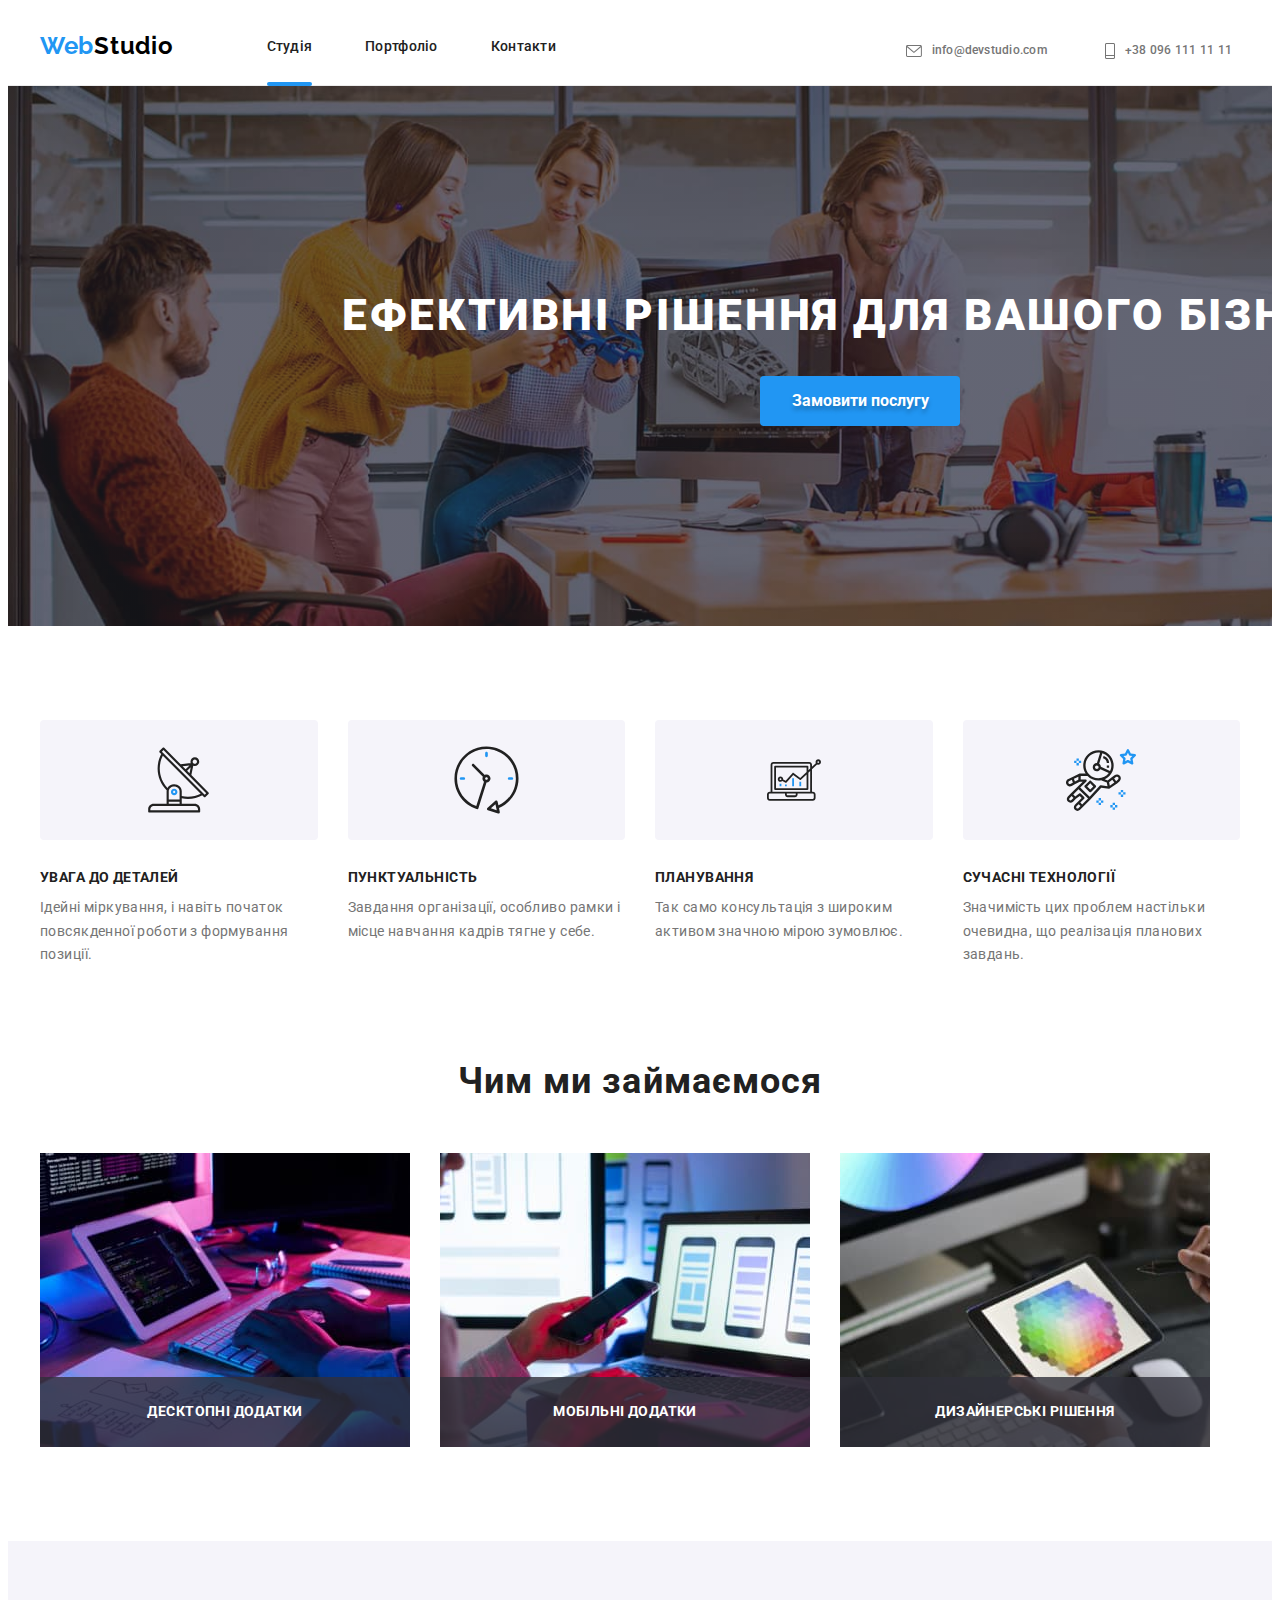
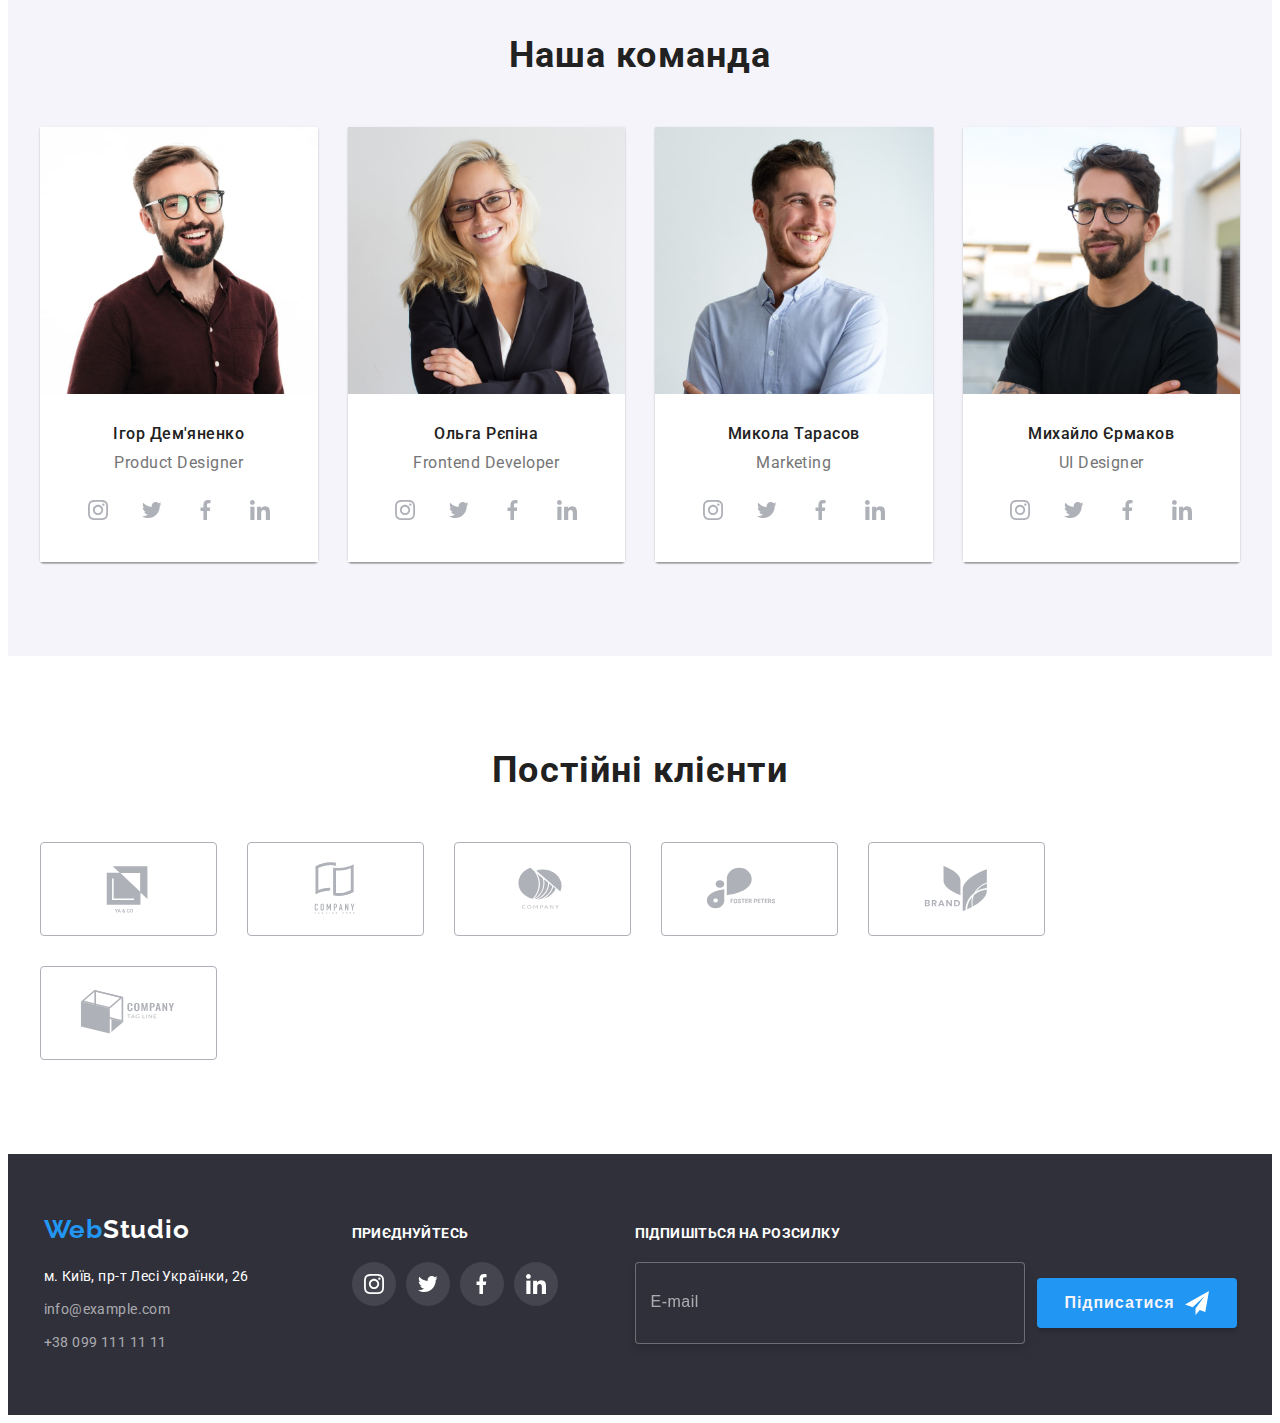
<file: index.html>
<!DOCTYPE html>
<html lang="uk">
  <head>
    <meta charset="UTF-8" />
    <meta http-equiv="X-UA-Compatible" content="IE=edge" />
    <meta name="viewport" content="width=device-width, initial-scale=1.0" />
    <title>Document</title>
    <link rel="preconnect" href="https://fonts.googleapis.com" />
    <link rel="preconnect" href="https://fonts.gstatic.com" crossorigin />
    <link
      href="https://fonts.googleapis.com/css2?family=Raleway:wght@700&family=Roboto:wght@400;500;700;900&display=swap"
      rel="stylesheet"
    />
    <link
      rel="stylesheet"
      href="https://cdnjs.cloudflare.com/ajax/libs/modern-normalize/1.1.0/modern-normalize.min.css"
      integrity="sha512-wpPYUAdjBVSE4KJnH1VR1HeZfpl1ub8YT/NKx4PuQ5NmX2tKuGu6U/JRp5y+Y8XG2tV+wKQpNHVUX03MfMFn9Q=="
      crossorigin="anonymous"
      referrerpolicy="no-referrer"
    />
    <link rel="stylesheet" href="./css/main.min.css"/>
    <link rel="stylesheet" type="image/svg+xml" href="/images/symbol-defs.svg"/>
  </head>
  <body>
    <header class="header">
      <div class="container">
        <a href="" class="header__logo" lang="en"
          >Web<span class="header__logotype">Studio</span></a
        >
        <nav>
          <ul class="nav">
            <li class="nav__item">
              <a href="./index.html" class="nav__link current">Студія</a>
            </li>
            <li class="nav__item">
              <a href="./portfolio.html" class="nav__link">Портфоліо</a>
            </li>
            <li class="nav__item">
              <a href="" class="nav__link">Контакти</a>
            </li>
          </ul>
        </nav>
        <ul class="header-contacts">
          <li class="header-contact__item">
            <a
              href="mailto:info@devstudio.com"
              class="header-contact header-contact__link"
            >
              <svg class="header-contact__icon" width="16px" height="12px">
                <use href="./images/symbol-defs.svg#icon-envelope"></use>
              </svg>
              info@devstudio.com
            </a>
          </li>
          <li class="header-contact__item">
            <a
              href="tel:+380961111111"
              class="header-contact header-contact__link"
            >
              <svg class="header-contact__icon" width="10px" height="16px">
                <use href="./images/symbol-defs.svg#icon-phone"></use>
              </svg>
              +38 096 111 11 11
            </a>
          </li>
        </ul>
        <button type="button" class="nav__open-btn" data-menu-open>
          <svg class="header-mobile__open-icon" width="40px" height="40px">
            <use href="./images/symbol-defs.svg#header-nav-open-icon"></use>
          </svg>
        </button>
        <div class="mob-menu is-hidden" data-menu>
          <div class="container">
            <div class="menu-top">
              <button type="button" class="nav__close-btn" data-menu-close>
                <svg class="header-mob__close-icon" width="40px" height="40px">
                  <use
                    href="./images/symbol-defs.svg#header-nav-close-icon"
                  ></use>
                </svg>
              </button>
              <nav>
                <ul class="mob-menu__nav">
                  <li class="mob-menu__item">
                    <a href="./index.html" class="mob-menu__link current"
                      >Студія</a
                    >
                  </li>
                  <li class="mob-menu__item">
                    <a href="./portfolio.html" class="mob-menu__link"
                      >Портфоліо</a
                    >
                  </li>
                  <li class="mob-menu__item">
                    <a href="" class="mob-menu__link">Контакти</a>
                  </li>
                </ul>
              </nav>
            </div>
            <ul class="mob-menu__contacts">
              <li class="mob-menu__contacts-item">
                <a
                  href="tel:+380961111111"
                  class="mob-menu__contact mob-menu__tel"
                >
                  +38 096 111 11 11
                </a>
              </li>
              <li class="mob-menu__contacts-item">
                <a
                  href="mailto:info@devstudio.com"
                  class="mob-menu__contact mob-menu__mail"
                >
                  info@devstudio.com
                </a>
              </li>
            </ul>
            <ul class="mob-menu-soc__list">
              <li class="mob-menu-soc__item">
                <a href="" class="mob-menu-soc__link"> Instagram </a>
              </li>
              <li class="mob-menu-soc__item">
                <a href="" class="mob-menu-soc__link"> Twitter </a>
              </li>
              <li class="mob-menu-soc__item">
                <a href="" class="mob-menu-soc__link"> Facebook </a>
              </li>
              <li class="mob-menu-soc__item">
                <a href="" class="mob-menu-soc__link"> LinkedIn </a>
              </li>
            </ul>
          </div>
        </div>
      </div>
    </header>
    <main>
		<section class="hero section">
				<div class="container">
					<h1 class="hero__title">Ефективні рішення для вашого бізнесу</h1>
					<button type="button" class="hero__btn" data-modal-open>Замовити послугу</button>
				</div>
			</section>
    <section class="section">
				<div class="container">
					<ul class="preferences-set">
						<div class="preferences-card"> 
							<li class="preferences-set__item">
								<a href="" class="preferences-set__link">	
									<svg class="preferences-icons__icon" width="65" height="70">
										<use href="./images/symbol-defs.svg#icon-telescope"></use>
									</svg>
								</a>
							</li>
								<div class="set__text">
									<h3 class="preferences__title">Увага до деталей</h3>
									<p class="preferences__text"> Ідейні міркування, і навіть початок повсякденної роботи з формування позиції.</p>
								</div>
						</div>
						<div class="preferences-card">
						<li class="preferences-set__item">
							<a href="" class="preferences-set__link">
								<svg class="preferences-icons__icon" width="67" height="70">
									<use href="./images/symbol-defs.svg#icon-clock"></use>
								</svg>
							</a>
						</li>
							<div class="set__text">
								<h3 class="preferences__title">Пунктуальність</h3>
								<p class="preferences__text">Завдання організації, особливо рамки і місце навчання кадрів тягне у себе.</p>
							</div>
						</div>
						<div class="preferences-card">
						<li class="preferences-set__item">
							<a href="" class="preferences-set__link">
								<svg class="preferences-icons__icon" width="70" height="54">
									<use href="./images/symbol-defs.svg#icon-diagram"></use>
								</svg>
							</a>
						</li>	
							<div class="set__text">
								<h3 class="preferences__title">Планування</h3>
								 <p class="preferences__text">Так само консультація з широким активом значною мірою зумовлює.</p>
							</div>
						</div>
						<div class="preferences-card">
						<li class="preferences-set__item">
							<a href="" class="preferences-set__link">
								<svg class="preferences-icons__icon" width="70" height="70">
									<use href="./images/symbol-defs.svg#icon-astronaut"></use>
								</svg>
							</a>
						</li>
							<div class="set__text">
								<h3 class="preferences__title">Сучасні технології</h3>
								<p class="preferences__text">Значимість цих проблем настільки очевидна, що реалізація планових завдань.</p>
							</div>	
						</div>
					</ul>
					<ul class="preferences">
						<li class="preferences__item">
							
						</li>
						<li class="preferences__item">
							
						</li>
						<li class="preferences__item">
							
						</li>
						<li class="preferences__item">
							
						</li>
					</ul>
				</div>
		</section>
		<section class="activity section">
			<div class="container">
				<h2 class="activity__title">Чим ми займаємося</h2>
			<div class="cards">
				<ul class="activity__list">
					<li class="activity__item">
						<div class="card-thumb">
						<img 
						src="./images/activity1.jpg"
						alt="робочий процеc"
						width="370"
						height="294"
						/>
						</div>
						<p class="activity__description">Десктопні додатки</p>
					</li>
					<li class="activity__item">
					   <div class="card-thumb">
						<img
						src="./images/activity2.jpg"
						alt="робочий процеc"
						width="370"
						height="294"
						/>
					   </div>
					   <p class="activity__description">Мобільні додатки</p>
					</li>
					<li class="activity__item">
						<div class="card-thumb">
						<img 
						src="./images/activity3.jpg" 
						alt="робочий процеc" 
						width="370" 
						height="294" />
						</div>
						<p class="activity__description">Дизайнерські рішення</p>
					</li>
				</ul>
			</div>
			</div>
		</section>
		<section class="team section">
			<div class="container">
				<h2 class="team__title">Наша команда</h2>
			<ul class="team__list">
				<li class="team__item">
						<div class="card">
							<picture>
								<source
								srcset="
								./images/team-member1-desktop.jpg 1x,
								./images/team-member1-desktop-2x.jpg 2x
								"
								media="(min-width:1200px)"
								/>
								<source
								srcset="
								./images/team-member1-tab.jpg 1x,
								./images/team-member1-tab-2x.jpg 2x
								"
								media="(min-width:768px)"
								/>
								<source
								srcset="
								./images/team-member1-mob.jpg 1x,
								./images/team-member1-mob-2x.jpg 2x
								"
								media="(max-width:767px)"
								/>
								
								<img class="card__img"
								src="./images/team-member1-mob.jpg" 
								alt="робочий процес" 
								width="450" 
								height="460"
								/>
							</picture>
					<div class="card__text">
						<h3 class="team__member">Ігор Дем'яненко</h3>
						<p lang="en" class="team__profession">Product Designer</p>
					</div>
					<ul class="team-social__list">
						<li class="team-social__item">
						<a href="" class="team-social__link">
						<svg class="team-social__icon" width="20px" height="20px">
							<use href="./images/symbol-defs.svg#icon-instagram"></use>
						</svg>
					</a>
					</li>
					<li class="team-social__item">
						<a href="" class="team-social__link">
						<svg class="team-social__icon" width="20px" height="20px">
							<use href="./images/symbol-defs.svg#icon-twitter"></use>
						</svg>
					</a>
					</li>
					<li class="team-social__item">
					<a href="" class="team-social__link">
						<svg class="team-social__icon" width="20px" height="20px">
							<use href="./images/symbol-defs.svg#icon-facebook"></use>
						</svg>
					</a>
					</li>
					<li class="team-social__item">
					<a href="" class="team-social__link">
						<svg class="team-social__icon" width="20px" height="20px">
							<use href="./images/symbol-defs.svg#icon-linkedin"></use>
						</svg>
					</a>
					</li>
					</ul>
						</div>
				</li>
				<li class="team__item">
					<div class="card">
						<picture>
							<source
							srcset="
							./images/team-member2-desktop.jpg 1x,
							./images/team-member2-desktop-2x.jpg 2x
							"
							media="(min-width:1200px)"
							/>
							<source
							srcset="
							./images/team-member2-tab.jpg 1x,
							./images/team-member2-tab-2x.jpg 2x
							"
							media="(min-width:768px)"
							/>
							<source
							srcset="
							./images/team-member2-mob.jpg 1x,
							./images/team-member2-mob-2x.jpg 2x
							"
							media="(max-width:767px)"
							/>
							
							<img class="card__img"
							src="./images/team-member2-mob.jpg" 
							alt="робочий процес" 
							width="450" 
							height="460"
							/>
						</picture>
					<div class="card__text">
						<h3 class="team__member">Ольга Рєпіна</h3>
						<p lang="en" class="team__profession">Frontend Developer</p>
					</div>
					<ul class="team-social__list">
						<li class="team-social__item">
							<a href="" class="team-social__link">
								<svg class="team-social__icon" width="20px" height="20px">
									<use href="./images/symbol-defs.svg#icon-instagram"></use>
								</svg>
							</a>
						</li>
						<li class="team-social__item">
							<a href="" class="team-social__link">
								<svg class="team-social__icon" width="20px" height="20px">
									<use href="./images/symbol-defs.svg#icon-twitter"></use>
								</svg>
							</a>
						</li>
						<li class="team-social__item">
							<a href="" class="team-social__link">
								<svg class="team-social__icon" width="20px" height="20px">
									<use href="./images/symbol-defs.svg#icon-facebook"></use>
								</svg>
							</a>
						</li>
						<li class="team-social__item">
							<a href="" class="team-social__link">
								<svg class="team-social__icon" width="20px" height="20px">
									<use href="./images/symbol-defs.svg#icon-linkedin"></use>
								</svg>
							</a>
						</li>
					</ul>
					</div>
				</li>
				<li class="team__item">
					<div class="card">
						<picture>
							<source
							srcset="
							./images/team-member3-desktop.jpg 1x,
							./images/team-member3-desktop-2x.jpg 2x
							"
							media="(min-width:1200px)"
							/>
							<source
							srcset="
							./images/team-member3-tab.jpg 1x,
							./images/team-member3-tab-2x.jpg 2x
							"
							media="(min-width:768px)"
							/>
							<source
							srcset="
							./images/team-member3-mob.jpg 1x,
							./images/team-member3-mob-2x.jpg 2x
							"
							media="(max-width:767px)"
							/>
							
							<img class="card__img"
							src="./images/team-member3-mob.jpg" 
							alt="робочий процес" 
							width="450" 
							height="460"
							/>
						</picture>
					<div class="card__text">
						<h3 class="team__member">Микола Тарасов</h3>
						<p lang="en" class="team__profession">Marketing</p>
					</div>
					<ul class="team-social__list">
						<li class="team-social__item">
							<a href="" class="team-social__link">
								<svg class="team-social__icon" width="20px" height="20px">
									<use href="./images/symbol-defs.svg#icon-instagram"></use>
								</svg>
							</a>
						</li>
						<li class="team-social__item">
							<a href="" class="team-social__link">
								<svg class="team-social__icon" width="20px" height="20px">
									<use href="./images/symbol-defs.svg#icon-twitter"></use>
								</svg>
							</a>
						</li>
						<li class="team-social__item">
							<a href="" class="team-social__link">
								<svg class="team-social__icon" width="20px" height="20px">
									<use href="./images/symbol-defs.svg#icon-facebook"></use>
								</svg>
							</a>
						</li>
						<li class="team-social__item">
							<a href="" class="team-social__link">
								<svg class="team-social__icon" width="20px" height="20px">
									<use href="./images/symbol-defs.svg#icon-linkedin"></use>
								</svg>
							</a>
						</li>
					</ul>
					</div>
				</li>
				<li class="team__item">
					<div class="card">
						<picture>
							<source
							srcset="
							./images/team-member4-desktop.jpg 1x,
							./images/team-member4-desktop-2x.jpg 2x
							"
							media="(min-width:1200px)"
							/>
							<source
							srcset="
							./images/team-member4-tab.jpg 1x,
							./images/team-member4-tab-2x.jpg 2x
							"
							media="(min-width:768px)"
							/>
							<source
							srcset="
							./images/team-member4-mob.jpg 1x,
							./images/team-member4-mob-2x.jpg 2x
							"
							media="(max-width:767px)"
							/>
							
							<img class="card__img"
							src="./images/team-member4-mob.jpg" 
							alt="робочий процес" 
							width="450" 
							height="460"
							/>
						</picture>
					<div class="card__text">
						<h3 class="team__member">Михайло Єрмаков</h3>
						<p lang="en" class="team__profession">UI Designer</p>
					</div>
					<ul class="team-social__list">
						<li class="team-social__item">
							<a href="" class="team-social__link">
								<svg class="team-social__icon" width="20px" height="20px">
									<use href="./images/symbol-defs.svg#icon-instagram"></use>
								</svg>
							</a>
						</li>
						<li class="team-social__item">
							<a href="" class="team-social__link">
								<svg class="team-social__icon" width="20px" height="20px">
									<use href="./images/symbol-defs.svg#icon-twitter"></use>
								</svg>
							</a>
						</li>
						<li class="team-social__item">
							<a href="" class="team-social__link">
								<svg class="team-social__icon" width="20px" height="20px">
									<use href="./images/symbol-defs.svg#icon-facebook"></use>
								</svg>
							</a>
						</li>
						<li class="team-social__item">
							<a href="" class="team-social__link">
								<svg class="team-social__icon" width="20px" height="20px">
									<use href="./images/symbol-defs.svg#icon-linkedin"></use>
								</svg>
							</a>
						</li>
					</ul>
					</div>
				</li>
			</ul>
			</div>
		</section>
		<section class="clients section">
			<div class="container">
				<h2 class="clients__title">Постійні клієнти</h2>
				<ul class="clients__list">
						<li class="clients__item">
							<a href="" class="clients__link">
								<svg class="clients__icon" width="106" height="60">
									<use href="./images/symbol-defs.svg#icon-Logo-1"></use>
								</svg>
							</a>
						</li>
					<li class="clients__item">
						<a href="" class="clients__link">
							<svg class="clients__icon" width="106" height="60">
								<use href="./images/symbol-defs.svg#icon-Logo-2"></use>
							</svg>
						</a>
					</li>
					<li class="clients__item">
						<a href="" class="clients__link">
							<svg class="clients__icon" width="106" height="60">
								<use href="./images/symbol-defs.svg#icon-Logo-3"></use>
							</svg>
						</a>
					</li>
					<li class="clients__item">
						<a href="" class="clients__link">
							<svg class="clients__icon" width="106" height="60">
								<use href="./images/symbol-defs.svg#icon-Logo-4"></use>
							</svg>
						</a>
					</li>
					<li class="clients__item">
						<a href="" class="clients__link">
							<svg class="clients__icon" width="106" height="60">
								<use href="./images/symbol-defs.svg#icon-Logo-5"></use>
							</svg>
						</a>
					</li>
					<li class="clients__item">
						<a href="" class="clients__link">
							<svg class="clients__icon" width="106" height="60">
								<use href="./images/symbol-defs.svg#icon-Logo-6"></use>
							</svg>
						</a>
					</li>
				</ul>
			</div>
		</section>
	</main>
	 <footer class="footer">
	   <div class="container">
				<div class="footer-logo-contacts">
					<a href="" class="footer-logo" lang="en">Web<span class="footer-logotype">Studio</span></a>
		<address>      
				<a href="https://goo.gl/maps/UUZ8nZP88DjxJqNx5" target="_blank" rel="noopener noreferrer nofollow" class="footer-address-place">м. Київ, пр-т Лесі Українки, 26</a>
				<span class="footer-address">
					<ul class="footer-items">
						<li class="footer-item">
							<a href="mailto:info@example.com" class="footer-contact">info@example.com</a>
						</li>
						<li class="footer-item">
							<a href="tel:+380991111111" class="footer-contact">+38 099 111 11 11</a>
						</li>
					</ul>
				</span>
		</address>
		</div>
		<div class="footer-social">
			<h3 class="footer-links-title">Приєднуйтесь</h3>
				<ul class="footer-social-list">
					<li class="footer-social-list-item">
						<a href="" class="footer-social-link">
							<svg class="footer-social-icon" width="20" height="20">
								<use href="./images/symbol-defs.svg#icon-instagram"></use>
							</svg>
						</a>
					</li>
					<li class="footer-social-list-item">
						<a href="" class="footer-social-link">
							<svg class="footer-social-icon" width="20" height="20">
								<use href="./images/symbol-defs.svg#icon-twitter"></use>
							</svg>
						</a>
					</li>
					<li class="footer-social-list-item">
						<a href="" class="footer-social-link">
							<svg class="footer-social-icon" width="20" height="20">
								<use href="./images/symbol-defs.svg#icon-facebook"></use>
							</svg>
						</a>
					</li>
					<li class="footer-social-list-item">
						<a href="" class="footer-social-link">
							<svg class="footer-social-icon" width="20" height="20">
								<use href="./images/symbol-defs.svg#icon-linkedin"></use>
							</svg>
						</a>
					</li>
				</ul>
		</div>
            <div class="footer-subcribe">            
                    <h3 class="footer-links-title footer-input-title">Підпишіться на розсилку</h3>
                    <div class="email-container">
                    <input type="email" placeholder="E-mail" name="email" class="footer-input-email">
                    <button type="button" class="subscribe-btn">
                    Підписатися
                    <svg class="footer-subscribe-icon" width="24" height="24">
					    <use href="./images/symbol-defs.svg#subscribe-icon"></use>
					</svg>
				</div>     
                    </button>
            </div>
	   </div>
	</footer>
	<div data-modal class="backdrop is-hidden">
		<div class="modal">
			<button type="button" data-modal-close class="modal-exit">
				<svg class="modal-exit-icon" width="11" height="11">
					<use href="./images/symbol-defs.svg#modal-exit-icon"></use>
				</svg>
			</button>
			<h1 class="modal-title">Залиште свої дані, ми вам передзвонимо</h1>
			<form class="form-modal">
					<label for="name" class="modal-label">Ім'я</label>
				<div class="modal-input-wrap">
				<input type="text" class="modal-input" name="name" id="name">
				<svg class="modal-name-icon modal-icons" width="18" height="18">
					<use href="./images/symbol-defs.svg#modal-name-icon"></use>
					</svg>
				</div>

				<label for="tel" class="modal-label">Телефон</label>
				<div class="modal-input-wrap">
					<input type="tel" class="modal-input" name="tel" id="tel">
					<svg class="modal-tel-icon modal-icons" width="18" height="18">
						<use href="./images/symbol-defs.svg#modal-tel-icon"></use>
					</svg>
				</div>

				<div class="modal-input-wrap">
				<label for="email" class="modal-label">Пошта</label>
				<input type="email" class="modal-input" name="email" id="email">
				<svg class="modal-mail-icon modal-icons" width="18" height="18">
					<use href="./images/symbol-defs.svg#modal-mail-icon"></use>
				</svg>
				</div>
				
				<label for="comments" class="modal-label">Коментар</label>
				<textarea name="comments" id="comments" cols="30" rows="10" class="modal-textarea-comments" placeholder="Введіть текст"></textarea>

				<div class="modal-checkbox-policy">
					<label for="check-btn" class="label-policy">
                        Погоджуюся з розсилкою та приймаю
						<input type="checkbox" id="check-btn" name="checkbox" class="input-check-btn checkbox-frame  ">
					</label>
					<a href="" class="modal-policy-link">Умови договору</a>
				</div>
				<input type="submit" value="Відправити" name="submit" class="submit-btn">
			</form>
		</div>
	</div> 
    <script src="./js/modal.js"></script>
    <script src="./js/menu.js"></script>
  </body>
</html>
</file>
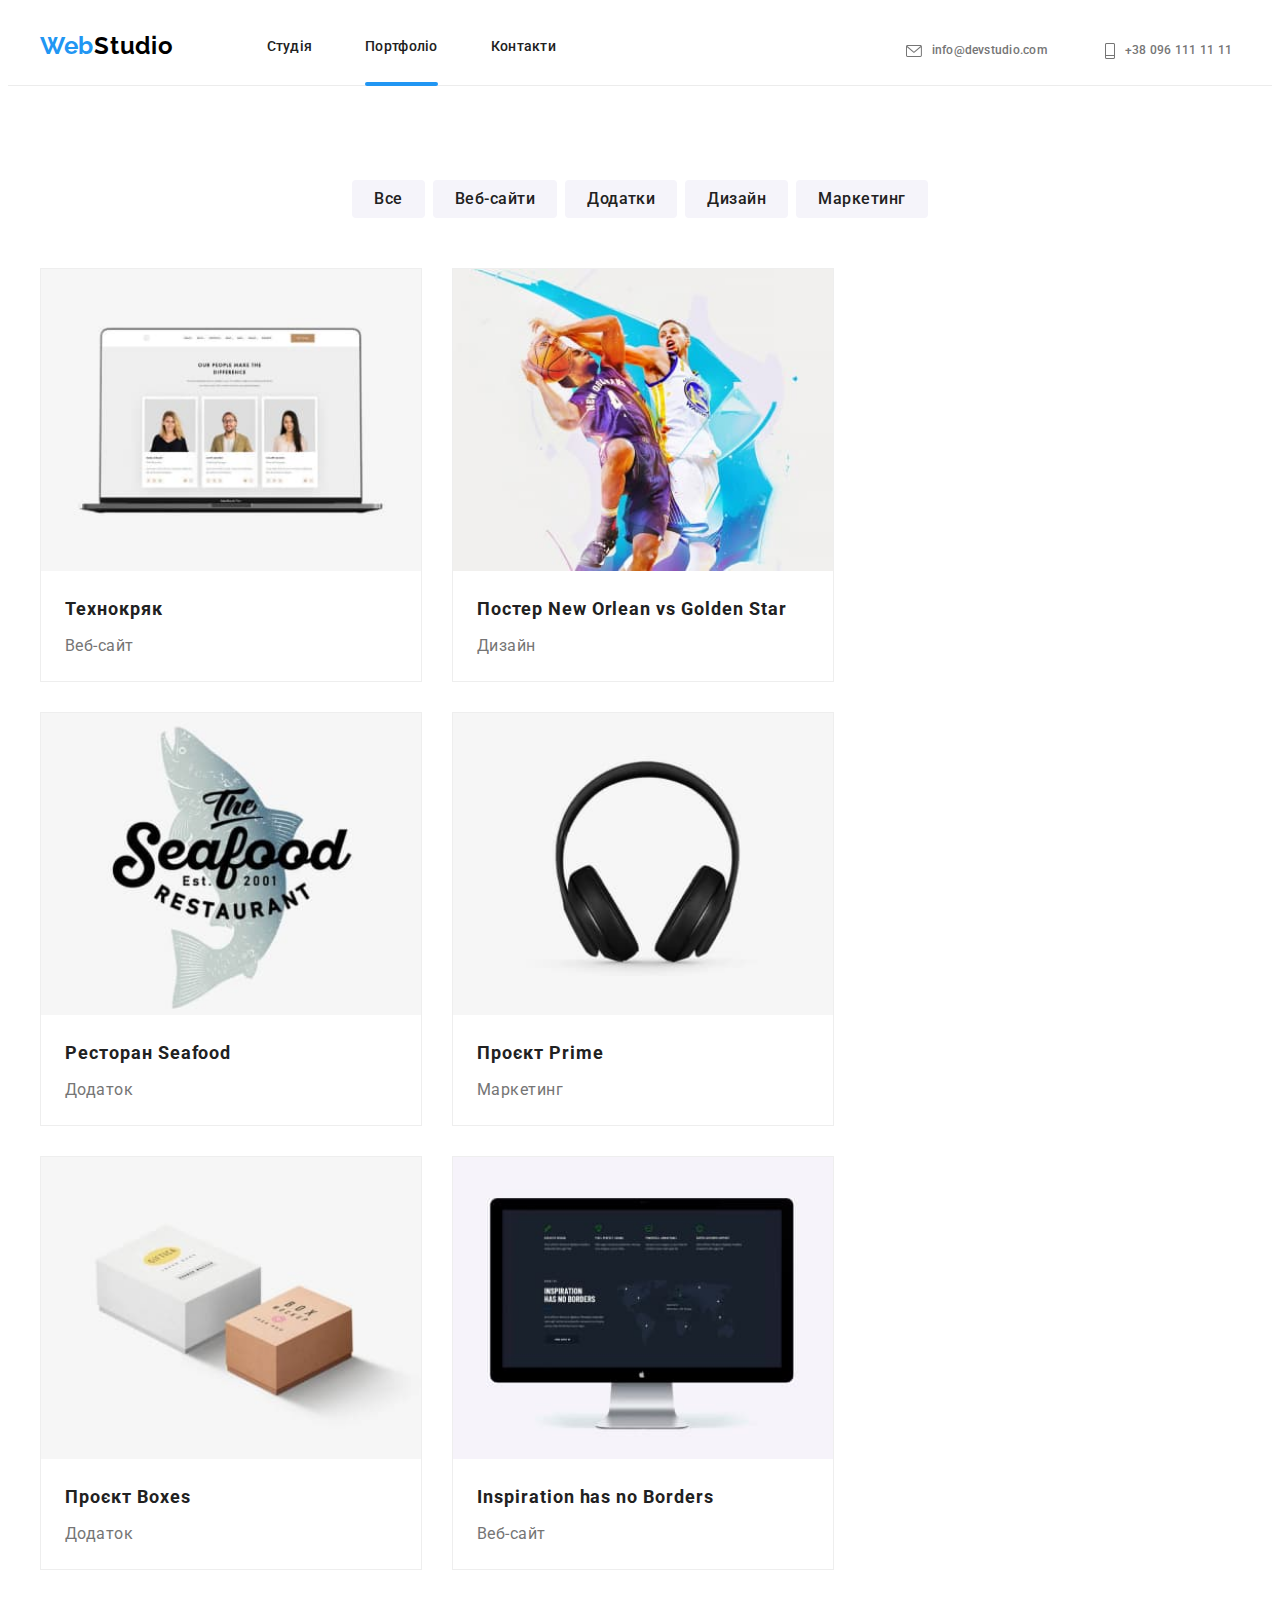
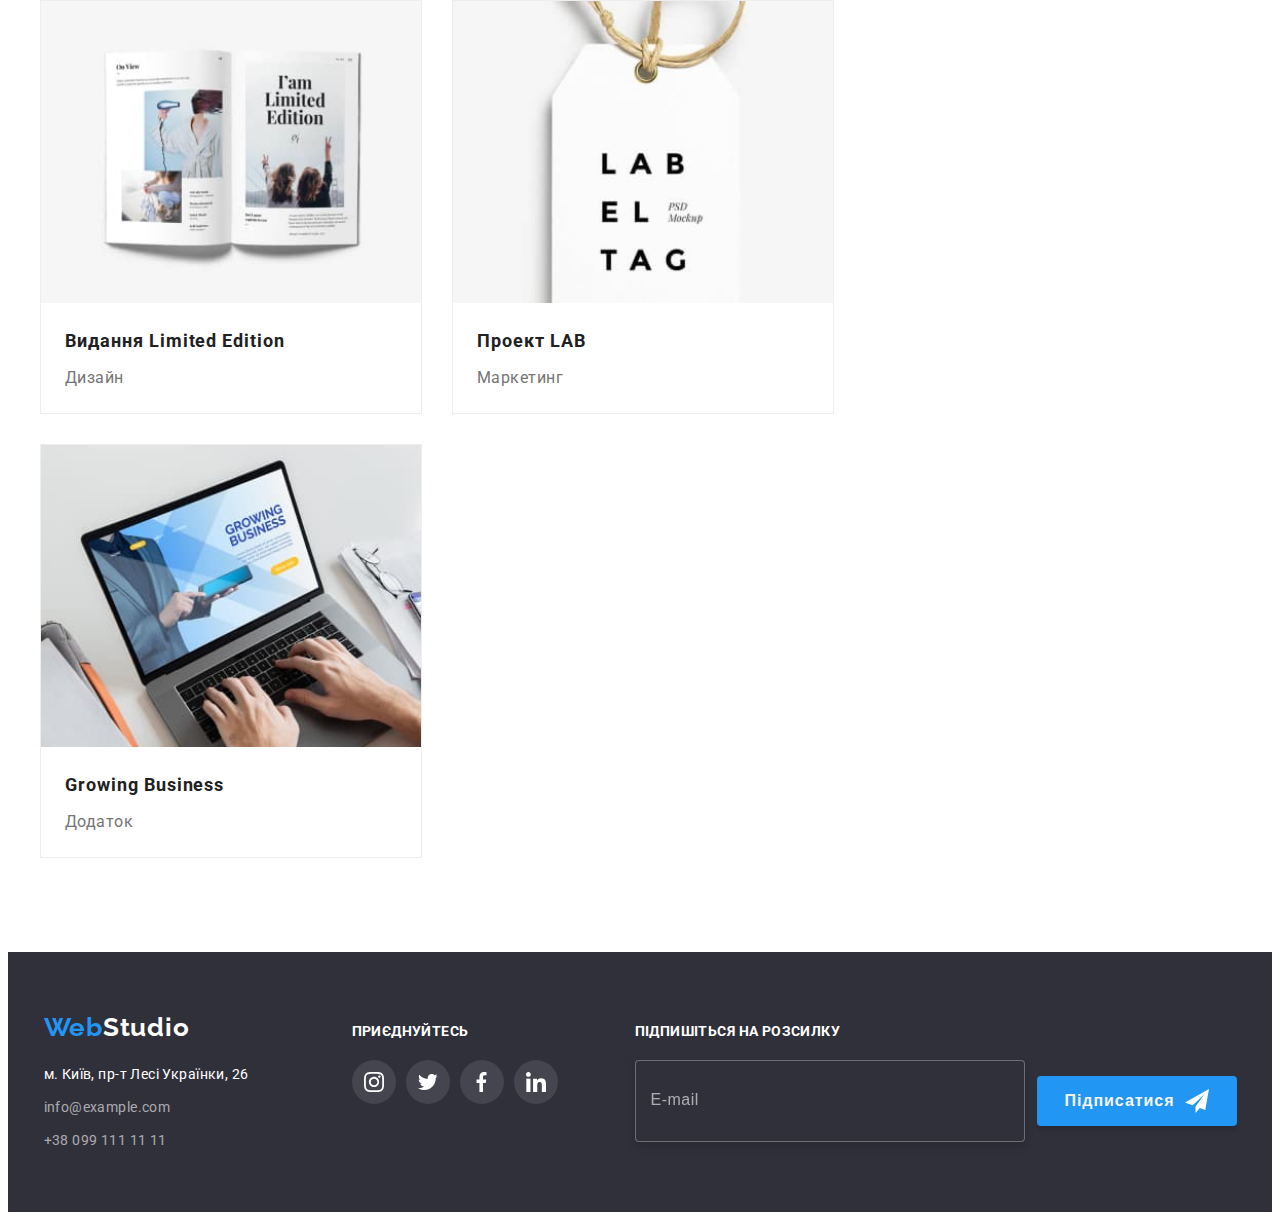
<file: portfolio.html>
<!DOCTYPE html>
<html lang="uk">

<head>
    <meta charset="UTF-8">
    <meta http-equiv="X-UA-Compatible" content="IE=edge">
    <meta name="viewport" content="width=device-width, initial-scale=1.0">
    <title>Document</title>
    <link rel="preconnect" href="https://fonts.googleapis.com">
    <link rel="preconnect" href="https://fonts.gstatic.com" crossorigin>
    <link
        href="https://fonts.googleapis.com/css2?family=Raleway:wght@700&family=Roboto:wght@400;500;700;900&display=swap"
        rel="stylesheet">
    <link rel="stylesheet" href="https://cdnjs.cloudflare.com/ajax/libs/modern-normalize/1.1.0/modern-normalize.min.css"
        integrity="sha512-wpPYUAdjBVSE4KJnH1VR1HeZfpl1ub8YT/NKx4PuQ5NmX2tKuGu6U/JRp5y+Y8XG2tV+wKQpNHVUX03MfMFn9Q=="
        crossorigin="anonymous" referrerpolicy="no-referrer" />
    <link rel="stylesheet" href="./css/main.min.css" />
    <link rel="stylesheet" href="./images/symbol-defs.svg">
</head>

<body>
    <header class="header">
        <div class="container">
          <a href="" class="header__logo" lang="en"
            >Web<span class="header__logotype">Studio</span></a
          >
          <nav>
            <ul class="nav">
              <li class="nav__item">
                <a href="./index.html" class="nav__link">Студія</a>
              </li>
              <li class="nav__item">
                <a href="./portfolio.html" class="nav__link current">Портфоліо</a>
              </li>
              <li class="nav__item">
                <a href="" class="nav__link">Контакти</a>
              </li>
            </ul>
          </nav>
          <ul class="header-contacts">
            <li class="header-contact__item">
              <a
                href="mailto:info@devstudio.com"
                class="header-contact header-contact__link"
              >
                <svg class="header-contact__icon" width="16px" height="12px">
                  <use href="./images/symbol-defs.svg#icon-envelope"></use>
                </svg>
                info@devstudio.com
              </a>
            </li>
            <li class="header-contact__item">
              <a
                href="tel:+380961111111"
                class="header-contact header-contact__link"
              >
                <svg class="header-contact__icon" width="10px" height="16px">
                  <use href="./images/symbol-defs.svg#icon-phone"></use>
                </svg>
                +38 096 111 11 11
              </a>
            </li>
          </ul>
          <button type="button" class="nav__open-btn" data-menu-open>
            <svg class="header-mobile__open-icon" width="40px" height="40px">
              <use href="./images/symbol-defs.svg#header-nav-open-icon"></use>
            </svg>
          </button>
          <div class="mob-menu is-hidden" data-menu>
            <div class="container">
              <div class="menu-top">
                <button type="button" class="nav__close-btn" data-menu-close>
                  <svg class="header-mob__close-icon" width="40px" height="40px">
                    <use
                      href="./images/symbol-defs.svg#header-nav-close-icon"
                    ></use>
                  </svg>
                </button>
                <nav>
                  <ul class="mob-menu__nav">
                    <li class="mob-menu__item">
                      <a href="./index.html" class="mob-menu__link current"
                        >Студія</a
                      >
                    </li>
                    <li class="mob-menu__item">
                      <a href="./portfolio.html" class="mob-menu__link"
                        >Портфоліо</a
                      >
                    </li>
                    <li class="mob-menu__item">
                      <a href="" class="mob-menu__link">Контакти</a>
                    </li>
                  </ul>
                </nav>
              </div>
              <ul class="mob-menu__contacts">
                <li class="mob-menu__contacts-item">
                  <a
                    href="tel:+380961111111"
                    class="mob-menu__contact mob-menu__tel"
                  >
                    +38 096 111 11 11
                  </a>
                </li>
                <li class="mob-menu__contacts-item">
                  <a
                    href="mailto:info@devstudio.com"
                    class="mob-menu__contact mob-menu__mail"
                  >
                    info@devstudio.com
                  </a>
                </li>
              </ul>
              <ul class="mob-menu-soc__list">
                <li class="mob-menu-soc__item">
                  <a href="" class="mob-menu-soc__link"> Instagram </a>
                </li>
                <li class="mob-menu-soc__item">
                  <a href="" class="mob-menu-soc__link"> Twitter </a>
                </li>
                <li class="mob-menu-soc__item">
                  <a href="" class="mob-menu-soc__link"> Facebook </a>
                </li>
                <li class="mob-menu-soc__item">
                  <a href="" class="mob-menu-soc__link"> LinkedIn </a>
                </li>
              </ul>
            </div>
          </div>
        </div>
      </header>
    <main>
        <section class="section">
            <div class="container">
                <h1 class="visually-hidden">Filter</h1>
                <ul class="portfolio-buttons">
                    <div class="portfolio-button-wrap">
                      <li class="portfolio-button-item">
                        <button type="button" class="portfolio-button">Все</button>
                    </li>
                    <li class="portfolio-button-item">
                        <button type="button" class="portfolio-button">Веб-сайти</button>
                    </li>
                    <li class="portfolio-button-item">
                        <button type="button" class="portfolio-button">Додатки</button>
                    </li>
                    </div>
                    <div class="portfolio-btn-wrap">
                      <li class="portfolio-button-item">
                        <button type="button" class="portfolio-button">Дизайн</button>
                    </li>
                    <li class="portfolio-button-item">
                        <button type="button" class="portfolio-button">Маркетинг</button>
                    </li>
                    </div>
                </ul>
                <h1 class="visually-hidden">Меню</h1>
                <ul class="offers-list">
                    <li class="card-portfolio">
                        <div class="portfolio-card-actions">
                            <a href="" class="offer-link">
                              <picture>
                                <source
                                srcset="
                                ./images/portfolio1-desktop.jpg 1x,
                                ./images/portfolio1-desktop-2x.jpg 2x
                                "
                                media="(min-width:1200px)"
                                />
                                <source
                                srcset="
                                ./images/portfolio1-tab.jpg 1x,
                                ./images/portfolio1-tab-2x.jpg 2x
                                "
                                media="(min-width:768px)"
                                />
                                <source
                                srcset="
                                ./images/portfolio1-mob.jpg 1x,
                                ./images/portfolio1-mob-2x.jpg 2x
                                "
                                media="(max-width:767px)"
                                />
                                
                                <img src="./images/portfolio1-mob.jpg" 
                                alt="фото" 
                                width="450" 
                                height="294">
                              </picture>
                            </a>
                            <p class="offer-info">
                                Ресурс пропонує комплексні пропозиції з різним рівнем функціоналу та сервісів. Все це
                                дозволить відвідувачу отримати
                                вичерпні відомості про компанію чи приватну особу.
                            </p>
                        </div>
                        <div class="card-portfolio-text">
                            <h2 class="offer-name">Технокряк</h2>
                            <p class="offer-description">Веб-сайт</p>
                        </div>
                    </li>
                    <li class="card-portfolio">
                        <div class="portfolio-card-actions">
                            <a href="" class="offer-link">
                              <picture>
                                <source
                                srcset="
                                ./images/portfolio2-desktop.jpg 1x,
                                ./images/portfolio2-desktop-2x.jpg 2x
                                "
                                media="(min-width:1200px)"
                                />
                                <source
                                srcset="
                                ./images/portfolio2-tab.jpg 1x,
                                ./images/portfolio2-tab-2x.jpg 2x
                                "
                                media="(min-width:768px)"
                                />
                                <source
                                srcset="
                                ./images/portfolio2-mob.jpg 1x,
                                ./images/portfolio2-mob-2x.jpg 2x
                                "
                                media="(max-width:767px)"
                                />
                                
                                <img src="./images/portfolio2-mob.jpg" 
                                alt="фото" 
                                width="450" 
                                height="294">
                              </picture>
                            </a>
                            <p class="offer-info">
                                Ресурс пропонує комплексні пропозиції з різним рівнем функціоналу та сервісів. Все це
                                дозволить відвідувачу
                                отримати
                                вичерпні відомості про компанію чи приватну особу.
                            </p>
                        </div>
                        <div class="card-portfolio-text">
                            <h2 class="offer-name">Постер New Orlean vs Golden Star</h2>
                            <p class="offer-description">Дизайн</p>
                        </div>
                    </li>
                    <li class="card-portfolio">
                        <div class="portfolio-card-actions">
                            <a href="" class="offer-link">
                              <picture>
                                <source
                                srcset="
                                ./images/portfolio3-desktop.jpg 1x,
                                ./images/portfolio3-desktop-2x.jpg 2x
                                "
                                media="(min-width:1200px)"
                                />
                                <source
                                srcset="
                                ./images/portfolio3-tab.jpg 1x,
                                ./images/portfolio3-tab-2x.jpg 2x
                                "
                                media="(min-width:768px)"
                                />
                                <source
                                srcset="
                                ./images/portfolio3-mob.jpg 1x,
                                ./images/portfolio3-mob-2x.jpg 2x
                                "
                                media="(max-width:767px)"
                                />
                                
                                <img src="./images/portfolio3-mob.jpg" 
                                alt="фото" 
                                width="450" 
                                height="294">
                              </picture>
                            </a>
                            <p class="offer-info">
                                Ресурс пропонує комплексні пропозиції з різним рівнем функціоналу та сервісів. Все це
                                дозволить відвідувачу
                                отримати
                                вичерпні відомості про компанію чи приватну особу.
                            </p>
                        </div>
                        <div class="card-portfolio-text">
                            <h2 class="offer-name">Ресторан Seafood</h2>
                            <p class="offer-description">Додаток</p>
                        </div>
                    </li>
                    <li class="card-portfolio">
                        <div class="portfolio-card-actions">
                            <a href="" class="offer-link">
                              <picture>
                                <source
                                srcset="
                                ./images/portfolio4-desktop.jpg 1x,
                                ./images/portfolio4-desktop-2x.jpg 2x
                                "
                                media="(min-width:1200px)"
                                />
                                <source
                                srcset="
                                ./images/portfolio4-tab.jpg 1x,
                                ./images/portfolio4-tab-2x.jpg 2x
                                "
                                media="(min-width:768px)"
                                />
                                <source
                                srcset="
                                ./images/portfolio4-mob.jpg 1x,
                                ./images/portfolio4-mob-2x.jpg 2x
                                "
                                media="(max-width:767px)"
                                />
                                
                                <img src="./images/portfolio4-mob.jpg" 
                                alt="фото" 
                                width="450" 
                                height="294">
                              </picture>
                            </a>
                            <p class="offer-info">
                                Ресурс пропонує комплексні пропозиції з різним рівнем функціоналу та сервісів. Все це
                                дозволить відвідувачу
                                отримати
                                вичерпні відомості про компанію чи приватну особу.
                            </p>
                        </div>
                        <div class="card-portfolio-text">
                            <h2 class="offer-name">Проєкт Prime</h2>
                            <p class="offer-description">Маркетинг</p>
                        </div>
                    </li>
                    <li class="card-portfolio">
                        <div class="portfolio-card-actions">
                            <a href="" class="offer-link">
                              <picture>
                                <source
                                srcset="
                                ./images/portfolio5-desktop.jpg 1x,
                                ./images/portfolio5-desktop-2x.jpg 2x
                                "
                                media="(min-width:1200px)"
                                />
                                <source
                                srcset="
                                ./images/portfolio5-tab.jpg 1x,
                                ./images/portfolio5-tab-2x.jpg 2x
                                "
                                media="(min-width:768px)"
                                />
                                <source
                                srcset="
                                ./images/portfolio5-mob.jpg 1x,
                                ./images/portfolio5-mob-2x.jpg 2x
                                "
                                media="(max-width:767px)"
                                />
                                
                                <img src="./images/portfolio5-mob.jpg" 
                                alt="фото" 
                                width="450" 
                                height="294">
                              </picture>
                            </a>
                            <p class="offer-info">
                                Ресурс пропонує комплексні пропозиції з різним рівнем функціоналу та сервісів. Все це
                                дозволить відвідувачу
                                отримати
                                вичерпні відомості про компанію чи приватну особу.
                            </p>
                        </div>
                        <div class="card-portfolio-text">
                            <h2 class="offer-name">Проєкт Boxes</h2>
                            <p class="offer-description">Додаток</p>
                        </div>
                    </li>
                    <li class="card-portfolio">
                        <div class="portfolio-card-actions">
                            <a href="" class="offer-link">
                              <picture>
                                <source
                                srcset="
                                ./images/portfolio6-desktop.jpg 1x,
                                ./images/portfolio6-desktop-2x.jpg 2x
                                "
                                media="(min-width:1200px)"
                                />
                                <source
                                srcset="
                                ./images/portfolio6-tab.jpg 1x,
                                ./images/portfolio6-tab-2x.jpg 2x
                                "
                                media="(min-width:768px)"
                                />
                                <source
                                srcset="
                                ./images/portfolio6-mob.jpg 1x,
                                ./images/portfolio6-mob-2x.jpg 2x
                                "
                                media="(max-width:767px)"
                                />
                                
                                <img src="./images/portfolio6-mob.jpg" 
                                alt="фото" 
                                width="450" 
                                height="294">
                              </picture>
                            </a>
                            <p class="offer-info">
                                Ресурс пропонує комплексні пропозиції з різним рівнем функціоналу та сервісів. Все це дозволить відвідувачу
                                отримати
                                вичерпні відомості про компанію чи приватну особу.
                            </p>
                        </div>
                        <div class="card-portfolio-text">
                            <h2 lang="en" class="offer-name">Inspiration has no Borders</h2>
                            <p class="offer-description">Веб-сайт</p>
                        </div>
                    </li>
                    <li class="card-portfolio">
                        <div class="portfolio-card-actions">
                            <a href="" class="offer-link">
                              <picture>
                                <source
                                srcset="
                                ./images/portfolio7-desktop.jpg 1x,
                                ./images/portfolio7-desktop-2x.jpg 2x
                                "
                                media="(min-width:1200px)"
                                />
                                <source
                                srcset="
                                ./images/portfolio7-tab.jpg 1x,
                                ./images/portfolio7-tab-2x.jpg 2x
                                "
                                media="(min-width:768px)"
                                />
                                <source
                                srcset="
                                ./images/portfolio7-mob.jpg 1x,
                                ./images/portfolio7-mob-2x.jpg 2x
                                "
                                media="(max-width:767px)"
                                />
                                
                                <img src="./images/portfolio7-mob.jpg" 
                                alt="фото" 
                                width="450" 
                                height="294">
                              </picture>
                            </a>
                            <p class="offer-info">
                                Ресурс пропонує комплексні пропозиції з різним рівнем функціоналу та сервісів. Все це
                                дозволить відвідувачу
                                отримати
                                вичерпні відомості про компанію чи приватну особу.
                            </p>
                        </div>
                        <div class="card-portfolio-text">
                            <h2 class="offer-name">Видання Limited Edition</h2>
                            <p class="offer-description">Дизайн</p>
                        </div>
                    </li>
                    <li class="card-portfolio">
                        <div class="portfolio-card-actions">
                            <a href="" class="offer-link">
                              <picture>
                                <source
                                srcset="
                                ./images/portfolio8-desktop.jpg 1x,
                                ./images/portfolio8-desktop-2x.jpg 2x
                                "
                                media="(min-width:1200px)"
                                />
                                <source
                                srcset="
                                ./images/portfolio8-tab.jpg 1x,
                                ./images/portfolio8-tab-2x.jpg 2x
                                "
                                media="(min-width:768px)"
                                />
                                <source
                                srcset="
                                ./images/portfolio8-mob.jpg 1x,
                                ./images/portfolio8-mob-2x.jpg 2x
                                "
                                media="(max-width:767px)"
                                />
                                
                                <img src="./images/portfolio8-mob.jpg" 
                                alt="фото" 
                                width="450" 
                                height="294">
                              </picture>
                            </a>
                            <p class="offer-info">
                                Ресурс пропонує комплексні пропозиції з різним рівнем функціоналу та сервісів. Все це
                                дозволить відвідувачу
                                отримати
                                вичерпні відомості про компанію чи приватну особу.
                            </p>
                        </div>
                        </a>
                        <div class="card-portfolio-text">
                            <h2 class="offer-name">Проект LAB</h2>
                            <p class="offer-description">Маркетинг</p>
                        </div>
                    </li>
                    <li class="card-portfolio">
                        <div class="portfolio-card-actions">
                            <a href="" class="offer-link">
                              <picture>
                                <source
                                srcset="
                                ./images/portfolio9-desktop.jpg 1x,
                                ./images/portfolio9-desktop-2x.jpg 2x
                                "
                                media="(min-width:1200px)"
                                />
                                <source
                                srcset="
                                ./images/portfolio9-tab.jpg 1x,
                                ./images/portfolio9-tab-2x.jpg 2x
                                "
                                media="(min-width:768px)"
                                />
                                <source
                                srcset="
                                ./images/portfolio9-mob.jpg 1x,
                                ./images/portfolio9-mob-2x.jpg 2x
                                "
                                media="(max-width:767px)"
                                />
                                
                                <img src="./images/portfolio9-mob.jpg" 
                                alt="фото" 
                                width="450" 
                                height="294">
                              </picture>
                            </a>
                            <p class="offer-info">
                                Ресурс пропонує комплексні пропозиції з різним рівнем функціоналу та сервісів. Все це
                                дозволить відвідувачу
                                отримати
                                вичерпні відомості про компанію чи приватну особу.
                            </p>
                        </div>
                        <div class="card-portfolio-text">
                            <h2 lang="en" class="offer-name">Growing Business</h2>
                            <p class="offer-description">Додаток</p>
                        </div>
                    </li>
                </ul>
            </div>
        </section>
    </main>
   <footer class="footer">
	   <div class="container">
				<div class="footer-logo-contacts">
					<a href="" class="footer-logo" lang="en">Web<span class="footer-logotype">Studio</span></a>
		<address>      
				<a href="https://goo.gl/maps/UUZ8nZP88DjxJqNx5" target="_blank" rel="noopener noreferrer nofollow" class="footer-address-place">м. Київ, пр-т Лесі Українки, 26</a>
				<span class="footer-address">
					<ul class="footer-items">
						<li class="footer-item">
							<a href="mailto:info@example.com" class="footer-contact">info@example.com</a>
						</li>
						<li class="footer-item">
							<a href="tel:+380991111111" class="footer-contact">+38 099 111 11 11</a>
						</li>
					</ul>
				</span>
		</address>
		</div>
		<div class="footer-social">
			<h3 class="footer-links-title">Приєднуйтесь</h3>
				<ul class="footer-social-list">
					<li class="footer-social-list-item">
						<a href="" class="footer-social-link">
							<svg class="footer-social-icon" width="20" height="20">
								<use href="./images/symbol-defs.svg#icon-instagram"></use>
							</svg>
						</a>
					</li>
					<li class="footer-social-list-item">
						<a href="" class="footer-social-link">
							<svg class="footer-social-icon" width="20" height="20">
								<use href="./images/symbol-defs.svg#icon-twitter"></use>
							</svg>
						</a>
					</li>
					<li class="footer-social-list-item">
						<a href="" class="footer-social-link">
							<svg class="footer-social-icon" width="20" height="20">
								<use href="./images/symbol-defs.svg#icon-facebook"></use>
							</svg>
						</a>
					</li>
					<li class="footer-social-list-item">
						<a href="" class="footer-social-link">
							<svg class="footer-social-icon" width="20" height="20">
								<use href="./images/symbol-defs.svg#icon-linkedin"></use>
							</svg>
						</a>
					</li>
				</ul>
		</div>
            <div class="footer-subcribe">            
                    <h3 class="footer-links-title footer-input-title">Підпишіться на розсилку</h3>
                    <div class="email-container">
                    <input type="email" placeholder="E-mail" name="email" class="footer-input-email">
                    <button type="button" class="subscribe-btn">
                    Підписатися
                    <svg class="footer-subscribe-icon" width="24" height="24">
					    <use href="./images/symbol-defs.svg#subscribe-icon"></use>
					</svg>
				</div>     
                    </button>

                    </div>
            </div>
	   </div>
	</footer>
<script src="./js/menu.js"></script>
</body>
</html>
</file>
<file: css/main.min.css>
:root{--main-color: #2196F3;--popular-color: #FFFFFF;--rare-color: #757575;--background-color: #F5F4FA;--typical-lh: 1.19;--def-letter-spacing: 0.03em;--usual-transition: 250ms cubic-bezier(0.4, 0, 0.2, 1)}.visually-hidden{position:absolute;white-space:nowrap;width:1px;height:1px;overflow:hidden;border:0;padding:0;clip:rect(0 0 0 0);-webkit-clip-path:inset(50%);clip-path:inset(50%);margin:-1px}.is-hidden{opacity:0;visibility:hidden;pointer-events:none}body{font-family:"Roboto",sans-serif;font-weight:400;color:#757575;letter-spacing:.06em}ul{list-style-type:none}.section{padding-top:60px;padding-bottom:60px}@media screen and (min-width: 1200px){.section{padding-top:94px;padding-bottom:94px}}ul,li,p,h1,h2,h3,h4,h5,h6{margin:0;padding:0}img{display:block;width:100%;max-width:100%;height:auto}.container{width:100%;padding-left:15px;padding-right:15px;margin-left:auto;margin-right:auto}@media screen and (min-width: 480px){.container{width:480px}}@media screen and (min-width: 768px){.container{width:768px}}@media screen and (min-width: 1200px){.container{width:1200px}}.header{border-bottom:1px solid #ececec;padding-top:16px;padding-bottom:15px}@media screen and (min-width: 768px){.header{padding-top:24px;padding-bottom:25px}}.header .container{display:-webkit-box;display:-ms-flexbox;display:flex;-webkit-box-align:center;-ms-flex-align:center;align-items:center}.header__logo{margin-right:88px;font-family:"Raleway",sans-serif;font-weight:700;font-size:24px;line-height:1.16;letter-spacing:var(--def-letter-spacing);text-decoration:none;color:var(--main-color)}@media screen and (min-width: 1200px){.header__logo{margin-right:93px}}.header__logotype{color:#000}.nav{display:none}@media screen and (min-width: 768px){.nav{display:-webkit-box;display:-ms-flexbox;display:flex;-webkit-column-gap:51px;-moz-column-gap:51px;column-gap:51px;list-style:none}}@media screen and (min-width: 768px){.nav{-webkit-column-gap:53px;-moz-column-gap:53px;column-gap:53px}}.nav__link{font-weight:500;font-size:14px;line-height:1.14;letter-spacing:.02em;text-decoration:none;color:#212121;-webkit-transition:color var(--usual-transition);transition:color var(--usual-transition)}.nav__link:hover,.nav__link:focus{color:var(--main-color)}.header-contacts{display:none}@media screen and (min-width: 768px){.header-contacts{display:table-column;-webkit-column-gap:50px;-moz-column-gap:50px;column-gap:50px;margin-left:auto;list-style:none}}@media screen and (min-width: 1200px){.header-contacts{display:-webkit-box;display:-ms-flexbox;display:flex;-webkit-box-align:center;-ms-flex-align:center;align-items:center}}.header-contact{font-weight:500;font-size:12px;line-height:1.14;letter-spacing:.02em;text-decoration:none;color:var(--rare-color);-webkit-transition:color var(--usual-transition);transition:color var(--usual-transition)}.header-contact:hover,.header-contact:focus{color:var(--main-color)}.header-contact__item{display:-webkit-box;display:-ms-flexbox;display:flex;margin-bottom:10px}@media screen and (min-width: 1200px){.header-contact__item:nth-child(1){margin-bottom:-10px}}.header-contact__item:nth-child(2){margin-bottom:-10px}.header-contact__link{display:-webkit-box;display:-ms-flexbox;display:flex;gap:10px;-webkit-box-align:center;-ms-flex-align:center;align-items:center;margin-right:8px;color:var(--rare-color);text-decoration:none}.header-contact__icon{fill:currentColor}.nav__item{position:relative}.nav__link.current::after{content:"";width:100%;height:4px;display:block;border-radius:2px;background:#2196f3;position:absolute;top:46px;left:0px}.nav__open-btn{position:relative;width:40px;height:40px;margin-left:auto;border:none;background-color:#fff}@media screen and (min-width: 768px){.nav__open-btn{display:none}}.nav__close-btn{display:block;margin-left:auto;position:relative;width:40px;height:40px;margin-left:auto;border:none;background-color:#fff}.menu-top{width:100%}.header-mob__open-icon{position:absolute;top:0;-webkit-transform:translateX(-50%);transform:translateX(-50%)}.header-mob__close-icon{position:absolute;top:0;-webkit-transform:translateX(-15%);transform:translateX(-15%);cursor:pointer}.header-mob__close-icon:hover{fill:var(--main-color)}.mob-menu{position:fixed;background-color:#fff;top:0;left:0;width:100vw;height:100vh;z-index:100;padding-top:10px;padding-bottom:48px}.mob-menu>.container{width:100%;height:100%;display:-webkit-box;display:-ms-flexbox;display:flex;-webkit-box-orient:vertical;-webkit-box-direction:normal;-ms-flex-direction:column;flex-direction:column;-webkit-box-align:baseline;-ms-flex-align:baseline;align-items:baseline;-webkit-box-pack:justify;-ms-flex-pack:justify;justify-content:space-between}.header-mob__close-icon{display:-webkit-box;display:-ms-flexbox;display:flex;margin-left:auto;margin-bottom:8px}.mob-menu__nav{-webkit-box-align:start;-ms-flex-align:start;align-items:start}.mob-menu__item{margin-bottom:36px}.mob-menu__item:nth-child(3){margin-bottom:0}.mob-menu__link{font-weight:500;font-size:40px;line-height:1.1;letter-spacing:.02em;color:#212121;text-decoration:none}.mob-menu__link:hover,.mob-menu__link:focus{color:var(--main-color)}.mob-menu__tel{display:-webkit-box;display:-ms-flexbox;display:flex;margin-bottom:32px;font-weight:500;font-size:34px;line-height:1.17;letter-spacing:.02em;color:var(--main-color);text-decoration:none}.mob-menu__mail{display:-webkit-box;display:-ms-flexbox;display:flex;font-weight:500;font-size:24px;line-height:28px;letter-spacing:.02em;color:var(--rare-color);text-decoration:none;margin-bottom:64px}.mob-menu-soc__list{display:-webkit-box;display:-ms-flexbox;display:flex;-ms-flex-wrap:wrap;flex-wrap:wrap}.mob-menu-soc__item{padding-right:10px;padding-left:10px;border-right:1px solid rgba(33,33,33,.2)}.mob-menu-soc__item:nth-child(4){border:none}.mob-menu-soc__link{font-weight:500;font-size:18px;line-height:22px;letter-spacing:1.22;color:var(--main-color);text-decoration:none}.hero{text-align:center;background-image:-webkit-gradient(linear, left top, left bottom, from(rgba(47, 48, 58, 0.4)), to(rgba(47, 48, 58, 0.4))),url(../images/hero_bg_mobile.jpg);background-image:linear-gradient(rgba(47, 48, 58, 0.4), rgba(47, 48, 58, 0.4)),url(../images/hero_bg_mobile.jpg);background-color:#c4c4c4;margin:auto;background-repeat:no-repeat;background-size:cover}@media(min-device-pixel-ratio: 2),(-webkit-min-device-pixel-ratio: 2),(min-resolution: 192dpi),(min-resolution: 2dppx){.hero{background-image:-webkit-gradient(linear, left top, left bottom, from(rgba(47, 48, 58, 0.4)), to(rgba(47, 48, 58, 0.4))),url(../images/hero-bg-mobile-2x.jpg);background-image:linear-gradient(rgba(47, 48, 58, 0.4), rgba(47, 48, 58, 0.4)),url(../images/hero-bg-mobile-2x.jpg)}}@media screen and (min-width: 768px){.hero{background-image:-webkit-gradient(linear, left top, left bottom, from(rgba(47, 48, 58, 0.4)), to(rgba(47, 48, 58, 0.4))),url(../images/hero_bg_tab.jpg);background-image:linear-gradient(rgba(47, 48, 58, 0.4), rgba(47, 48, 58, 0.4)),url(../images/hero_bg_tab.jpg)}}@media screen and (min-width: 768px)and (min-device-pixel-ratio: 2),screen and (min-width: 768px)and (-webkit-min-device-pixel-ratio: 2),screen and (min-width: 768px)and (min-resolution: 192dpi),screen and (min-width: 768px)and (min-resolution: 2dppx){.hero{background-image:-webkit-gradient(linear, left top, left bottom, from(rgba(47, 48, 58, 0.4)), to(rgba(47, 48, 58, 0.4))),url(../images/hero_bg_tab-2x.jpg);background-image:linear-gradient(rgba(47, 48, 58, 0.4), rgba(47, 48, 58, 0.4)),url(../images/hero_bg_tab-2x.jpg)}}@media screen and (min-width: 1200px){.hero{background-image:-webkit-gradient(linear, left top, left bottom, from(rgba(47, 48, 58, 0.4)), to(rgba(47, 48, 58, 0.4))),url(../images/hero_bg_desktop.jpg);background-image:linear-gradient(rgba(47, 48, 58, 0.4), rgba(47, 48, 58, 0.4)),url(../images/hero_bg_desktop.jpg)}}@media screen and (min-width: 1200px)and (min-device-pixel-ratio: 2),screen and (min-width: 1200px)and (-webkit-min-device-pixel-ratio: 2),screen and (min-width: 1200px)and (min-resolution: 192dpi),screen and (min-width: 1200px)and (min-resolution: 2dppx){.hero{background-image:-webkit-gradient(linear, left top, left bottom, from(rgba(47, 48, 58, 0.4)), to(rgba(47, 48, 58, 0.4))),url(../images/hero_bg_desktop-2x.jpg);background-image:linear-gradient(rgba(47, 48, 58, 0.4), rgba(47, 48, 58, 0.4)),url(../images/hero_bg_desktop-2x.jpg)}}.hero .container{padding-right:60px;padding-left:60px;padding-top:58px;padding-bottom:58px}@media screen and (min-width: 768px){.hero .container{padding-right:204px;padding-left:204px;padding-bottom:58px;padding-top:58px}}@media screen and (min-width: 1200px){.hero .container{padding-right:252px;padding-left:252px;padding-top:106px;padding-bottom:106px}}.hero__title{font-weight:900;font-size:26px;line-height:1.62;text-align:center;text-transform:uppercase;letter-spacing:.06em;color:var(--popular-color)}@media screen and (min-width: 1200px){.hero__title{font-size:44px;line-height:1.36}}.hero__btn{margin-top:30px;min-width:200px;height:50px;border:none;border-radius:4px;font-family:"Roboto";font-weight:700;font-size:16px;line-height:1.88;-webkit-box-align:center;-ms-flex-align:center;align-items:center;text-align:center;color:var(--popular-color);text-shadow:0px 4px 4px rgba(0,0,0,.25);background-color:var(--main-color);cursor:pointer}.preferences{display:-webkit-box;display:-ms-flexbox;display:flex;margin-right:-30px;list-style:none}.preferences__title{display:-webkit-box;display:-ms-flexbox;display:flex;-webkit-box-pack:center;-ms-flex-pack:center;justify-content:center;-webkit-box-align:center;-ms-flex-align:center;align-items:center;font-weight:700;font-size:14px;line-height:1.14;letter-spacing:var(--def-letter-spacing);text-transform:uppercase;color:#212121;margin-top:30px}@media screen and (min-width: 768px){.preferences__title{-webkit-box-align:center;-ms-flex-align:center;align-items:center;-webkit-box-pack:start;-ms-flex-pack:start;justify-content:start}}.preferences__text{font-size:14px;line-height:1.71;letter-spacing:var(--def-letter-spacing);margin-top:10px}.preferences-set{display:-webkit-box;display:-ms-flexbox;display:flex;-ms-flex-wrap:wrap;flex-wrap:wrap;gap:30px}.preferences-set__item{background-color:var(--background-color);height:120px;width:100%;display:-webkit-box;display:-ms-flexbox;display:flex;-webkit-box-align:center;-ms-flex-align:center;align-items:center;align-items:center;-webkit-box-pack:center;-ms-flex-pack:center;justify-content:center;border-radius:4px}.preferences-set__link{display:-webkit-box;display:-ms-flexbox;display:flex;-webkit-box-align:center;-ms-flex-align:center;align-items:center;-webkit-box-pack:center;-ms-flex-pack:center;justify-content:center}@media screen and (min-width: 768px){.preferences-card{width:calc((100% - 60px)/2)}}@media screen and (min-width: 1200px){.preferences-card{width:calc((100% - 90px)/4)}}.activity{display:none;padding-top:0}@media screen and (min-width: 1200px){.activity{display:block}}.activity__title{margin-bottom:50px;font-weight:700;font-size:36px;line-height:1.16;text-align:center;letter-spacing:var(--def-letter-spacing);color:#212121}.activity__list{display:-webkit-box;display:-ms-flexbox;display:flex;list-style:none}.activity__item{position:relative;margin-right:30px}.activity__item:nth-child(3){margin-right:0}.activity__description{position:absolute;bottom:0px;left:0px;display:-webkit-box;display:-ms-flexbox;display:flex;-webkit-box-align:center;-ms-flex-align:center;align-items:center;-webkit-box-pack:center;-ms-flex-pack:center;justify-content:center;font-weight:700;font-size:14px;line-height:1.14;text-align:center;letter-spacing:.03em;text-transform:uppercase;color:#fff;width:100%;height:70px;background:rgba(47,48,58,.8)}.team{background-color:var(--background-color)}.team__title{margin-bottom:30px;font-weight:700;font-size:28px;line-height:1.14;text-align:center;letter-spacing:var(--def-letter-spacing);color:#212121}@media screen and (min-width: 1200px){.team__title{margin-bottom:50px;font-size:36px;line-height:1.16}}.team__list{display:-webkit-box;display:-ms-flexbox;display:flex;-ms-flex-wrap:wrap;flex-wrap:wrap;list-style:none;gap:30px;background-color:#f5f4fa}.team__item{width:100%;height:auto;-webkit-box-shadow:0px 1px 3px rgba(0,0,0,.12),0px 1px 1px rgba(0,0,0,.14),0px 2px 1px rgba(0,0,0,.2);box-shadow:0px 1px 3px rgba(0,0,0,.12),0px 1px 1px rgba(0,0,0,.14),0px 2px 1px rgba(0,0,0,.2);border-radius:0px 0px 4px 4px}@media screen and (min-width: 768px){.team__item{width:calc((100% - 30px)/2)}}@media screen and (min-width: 1200px){.team__item{width:calc((100% - 90px)/4)}}.card{background:#fff;padding-bottom:30px}.card__text{padding-top:30px;padding-bottom:16px}.team__member{margin-bottom:10px;font-weight:500;font-size:16px;line-height:var(--typical-lh);text-align:center;letter-spacing:var(--def-letter-spacing);color:#212121}.team__profession{margin-top:10px;font-size:16px;line-height:var(--typical-lh);text-align:center;letter-spacing:var(--def-letter-spacing);color:var(--rare-color)}.team-social__list{display:-webkit-box;display:-ms-flexbox;display:flex;-webkit-box-pack:center;-ms-flex-pack:center;justify-content:center;gap:10px}.team-social__link{width:44px;height:44px;display:-webkit-box;display:-ms-flexbox;display:flex;-webkit-box-align:center;-ms-flex-align:center;align-items:center;-webkit-box-pack:center;-ms-flex-pack:center;justify-content:center;border-radius:50%;color:#afb1b8;-webkit-transition:color var(--usual-transition),background-color var(--usual-transition);transition:color var(--usual-transition),background-color var(--usual-transition)}.team-social__link:hover,.team-social__link:focus{background-color:var(--main-color);color:var(--popular-color)}.team-social__icon{fill:currentColor}.clients__title{margin-bottom:30px;font-weight:700;font-size:28px;line-height:1.14;text-align:center;letter-spacing:var(--def-letter-spacing);color:#212121}@media screen and (min-width: 1200px){.clients__title{margin-bottom:50px;font-size:36px;line-height:1.16}}.clients__list{display:-webkit-box;display:-ms-flexbox;display:flex;-ms-flex-wrap:wrap;flex-wrap:wrap;gap:30px}.clients__item{width:calc((100% - 30px)/2);border:1px solid #afb1b8;border-radius:4px;height:92px;color:#afb1b8;-webkit-transition:border-color var(--usual-transition);transition:border-color var(--usual-transition)}.clients__item:hover,.clients__item:focus{border-color:#2196f3}@media screen and (min-width: 768px){.clients__item{width:calc((100% - 60px)/3)}}@media screen and (min-width: 1200px){.clients__item{width:calc((100% - 150px)/6)}}.clients__link{width:100%;height:100%;color:#afb1b8;display:-webkit-box;display:-ms-flexbox;display:flex;-webkit-box-align:center;-ms-flex-align:center;align-items:center;-webkit-box-pack:center;-ms-flex-pack:center;justify-content:center;-webkit-transition:border-color var(--usual-transition),color var(--usual-transition);transition:border-color var(--usual-transition),color var(--usual-transition)}.clients__link:hover,.clients__link:focus{border-color:#2196f3;color:#2196f3}.clients__icon{fill:currentColor}.footer{padding-top:60px;padding-bottom:60px;background-color:#2f303a}.footer .container{display:block;-webkit-box-align:baseline;-ms-flex-align:baseline;align-items:baseline}@media screen and (min-width: 768px){.footer .container{display:-webkit-box;display:-ms-flexbox;display:flex;-webkit-box-orient:horizontal;-webkit-box-direction:normal;-ms-flex-direction:row;flex-direction:row;-ms-flex-wrap:wrap;flex-wrap:wrap;-ms-flex-pack:distribute;justify-content:space-around;gap:60px}}@media screen and (min-width: 1200px){.footer .container{gap:70px}}.footer-logo{display:-webkit-box;display:-ms-flexbox;display:flex;-webkit-box-pack:center;-ms-flex-pack:center;justify-content:center;margin-bottom:20px;font-family:"Raleway";font-weight:700;font-size:26px;line-height:var(--typical-lh);letter-spacing:var(--def-letter-spacing);text-decoration:none;color:var(--main-color)}@media screen and (min-width: 1200px){.footer-logo{-webkit-box-pack:start;-ms-flex-pack:start;justify-content:start}}.footer-logo-contacts{min-width:231px}.footer-logotype{color:var(--popular-color)}.footer-items{margin-top:9px;list-style:none}.footer-item{display:-webkit-box;display:-ms-flexbox;display:flex;-webkit-box-pack:center;-ms-flex-pack:center;justify-content:center;margin-bottom:8px}.footer-item:last-child{margin-bottom:60px}@media screen and (min-width: 768px){.footer-item:last-child{margin-bottom:0px}}@media screen and (min-width: 1200px){.footer-item{-webkit-box-pack:start;-ms-flex-pack:start;justify-content:start;margin-bottom:9px}}.footer-address-place{display:-webkit-box;display:-ms-flexbox;display:flex;-webkit-box-pack:center;-ms-flex-pack:center;justify-content:center;font-size:14px;line-height:1.71;letter-spacing:var(--def-letter-spacing);text-decoration:none;font-style:normal;color:var(--popular-color);-webkit-transition:color var(--usual-transition);transition:color var(--usual-transition)}.footer-address-place:hover,.footer-address-place:focus{color:var(--main-color)}@media screen and (min-width: 1200px){.footer-address-place{-webkit-box-pack:start;-ms-flex-pack:start;justify-content:start}}.footer-contact{font-size:14px;line-height:1.71;letter-spacing:var(--def-letter-spacing);text-decoration:none;font-style:normal;color:rgba(255,255,255,.6)}.footer-links-title{display:-webkit-box;display:-ms-flexbox;display:flex;-webkit-box-pack:center;-ms-flex-pack:center;justify-content:center;margin-bottom:20px;font-weight:700;font-size:14px;line-height:1.14;letter-spacing:.03em;text-transform:uppercase;color:var(--popular-color)}@media screen and (min-width: 1200px){.footer-links-title{-webkit-box-pack:start;-ms-flex-pack:start;justify-content:start}}.footer-social-list{-webkit-box-pack:center;-ms-flex-pack:center;justify-content:center;display:-webkit-box;display:-ms-flexbox;display:flex;justify-content:center;gap:10px;margin-bottom:60px}@media screen and (min-width: 1200px){.footer-social-list{margin-bottom:0}}.footer-social-link{width:44px;height:44px;display:-webkit-box;display:-ms-flexbox;display:flex;-webkit-box-align:center;-ms-flex-align:center;align-items:center;-webkit-box-pack:center;-ms-flex-pack:center;justify-content:center;border-radius:50%;color:var(--popular-color);background:rgba(255,255,255,.1);-webkit-transition:background var(--usual-transition);transition:background var(--usual-transition)}.footer-social-link:hover,.footer-social-link:focus{background:#2196f3}.footer-social-icon{fill:currentColor}.footer-input-email{display:block}.footer-input-title{display:-webkit-box;display:-ms-flexbox;display:flex;margin-bottom:20px;-webkit-box-pack:center;-ms-flex-pack:center;justify-content:center}@media screen and (min-width: 1200px){.footer-input-title{-webkit-box-pack:start;-ms-flex-pack:start;justify-content:start}}.footer-input-email{border:1px solid rgba(255,255,255,.3);-webkit-filter:drop-shadow(0px 4px 4px rgba(0, 0, 0, 0.15));filter:drop-shadow(0px 4px 4px rgba(0, 0, 0, 0.15));border-radius:4px;background:#2f303a;width:358px;height:50px;padding:15px;color:#fff;display:-webkit-box;display:-ms-flexbox;display:flex;width:100%;margin-bottom:20px}.footer-input-email::-webkit-input-placeholder{font-weight:400;font-size:16px;line-height:1.25;display:-webkit-box;display:flex;-webkit-box-align:center;align-items:center;letter-spacing:.03em;color:rgba(255,255,255,.6)}.footer-input-email::-moz-placeholder{font-weight:400;font-size:16px;line-height:1.25;display:flex;align-items:center;letter-spacing:.03em;color:rgba(255,255,255,.6)}.footer-input-email:-ms-input-placeholder{font-weight:400;font-size:16px;line-height:1.25;display:-ms-flexbox;display:flex;-ms-flex-align:center;align-items:center;letter-spacing:.03em;color:rgba(255,255,255,.6)}.footer-input-email::-ms-input-placeholder{font-weight:400;font-size:16px;line-height:1.25;display:-ms-flexbox;display:flex;-ms-flex-align:center;align-items:center;letter-spacing:.03em;color:rgba(255,255,255,.6)}.footer-input-email::placeholder{font-weight:400;font-size:16px;line-height:1.25;display:-webkit-box;display:-ms-flexbox;display:flex;-webkit-box-align:center;-ms-flex-align:center;align-items:center;letter-spacing:.03em;color:rgba(255,255,255,.6)}@media screen and (min-width: 768px){.footer-input-email{width:450px}}@media screen and (min-width: 1200px){.footer-input-email{width:358px;-webkit-box-align:center;-ms-flex-align:center;align-items:center;margin-bottom:0}}.subscribe-btn{display:-webkit-box;display:-ms-flexbox;display:flex;-webkit-box-orient:horizontal;-webkit-box-direction:normal;-ms-flex-direction:row;flex-direction:row;-webkit-box-align:center;-ms-flex-align:center;align-items:center;-webkit-box-pack:center;-ms-flex-pack:center;justify-content:center;position:relative;width:200px;height:50px;background:#2196f3;-webkit-box-shadow:0px 4px 4px rgba(0,0,0,.15);box-shadow:0px 4px 4px rgba(0,0,0,.15);border-radius:4px;border:none;color:var(--background-color);font-weight:700;font-size:16px;line-height:1.87;letter-spacing:.06em;cursor:pointer}.email-container{display:-webkit-box;display:-ms-flexbox;display:flex;-webkit-box-orient:vertical;-webkit-box-direction:normal;-ms-flex-direction:column;flex-direction:column;-webkit-box-align:center;-ms-flex-align:center;align-items:center}@media screen and (min-width: 768px){.email-container{-webkit-box-orient:vertical;-webkit-box-direction:normal;-ms-flex-direction:column;flex-direction:column}}@media screen and (min-width: 1200px){.email-container{-webkit-box-orient:horizontal;-webkit-box-direction:normal;-ms-flex-direction:row;flex-direction:row;gap:12px}}.footer-subscribe-icon{display:-webkit-box;display:-ms-flexbox;display:flex;fill:#fff;margin-left:10px}.header-nav-list{list-style:none}.portfolio-buttons{display:-webkit-box;display:-ms-flexbox;display:flex;-ms-flex-wrap:wrap;flex-wrap:wrap;-webkit-box-pack:start;-ms-flex-pack:start;justify-content:start;gap:8px;margin-bottom:40px;list-style:none}@media screen and (min-width: 768px){.portfolio-buttons{-webkit-box-pack:center;-ms-flex-pack:center;justify-content:center}}@media screen and (min-width: 1200px){.portfolio-buttons{margin-bottom:50px}}.portfolio-button{padding:6px 22px;font-family:"Roboto";font-weight:500;font-size:16px;line-height:1.62;text-align:center;letter-spacing:var(--def-letter-spacing);cursor:pointer;border-radius:4px;border:rgba(0,0,0,0);color:#212121;background-color:var(--background-color);-webkit-transition:color var(--usual-transition),background-color var(--usual-transition),-webkit-box-shadow var(--usual-transition);transition:color var(--usual-transition),background-color var(--usual-transition),-webkit-box-shadow var(--usual-transition);transition:color var(--usual-transition),background-color var(--usual-transition),box-shadow var(--usual-transition);transition:color var(--usual-transition),background-color var(--usual-transition),box-shadow var(--usual-transition),-webkit-box-shadow var(--usual-transition)}.portfolio-button:hover,.portfolio-button:focus{color:var(--popular-color);background-color:var(--main-color);-webkit-box-shadow:0px 3px 1px rgba(0,0,0,.1),0px 1px 2px rgba(0,0,0,.08),0px 2px 2px rgba(0,0,0,.12);box-shadow:0px 3px 1px rgba(0,0,0,.1),0px 1px 2px rgba(0,0,0,.08),0px 2px 2px rgba(0,0,0,.12);border-radius:4px}.portfolio-button-wrap{display:-webkit-box;display:-ms-flexbox;display:flex;gap:8px}.portfolio-btn-wrap{display:-webkit-box;display:-ms-flexbox;display:flex;gap:8px;margin-top:7px}@media screen and (min-width: 768px){.portfolio-btn-wrap{margin-top:0}}.offers-list{display:-webkit-box;display:-ms-flexbox;display:flex;-ms-flex-wrap:wrap;flex-wrap:wrap;list-style:none;gap:30px}.card-portfolio{width:100%;-ms-flex-preferred-size:fill;flex-basis:fill;border:1px solid #eee;-webkit-transition:border-radius var(--usual-transition),-webkit-box-shadow var(--usual-transition);transition:border-radius var(--usual-transition),-webkit-box-shadow var(--usual-transition);transition:box-shadow var(--usual-transition),border-radius var(--usual-transition);transition:box-shadow var(--usual-transition),border-radius var(--usual-transition),-webkit-box-shadow var(--usual-transition)}.card-portfolio:hover,.card-portfolio:focus{-webkit-box-shadow:0px 3px 1px rgba(0,0,0,.1),0px 1px 2px rgba(0,0,0,.08),0px 2px 2px rgba(0,0,0,.12);box-shadow:0px 3px 1px rgba(0,0,0,.1),0px 1px 2px rgba(0,0,0,.08),0px 2px 2px rgba(0,0,0,.12);border-radius:4px}@media screen and (min-width: 768px){.card-portfolio{width:calc(50% - 15px)}}@media screen and (min-width: 1200px){.card-portfolio{width:calc(33.3333333333% - 20px)}}.card-portfolio-text{padding:20px 24px}.offer-name{white-space:wrap;font-family:"Roboto";font-weight:700;font-size:18px;line-height:2;text-decoration:none;color:#212121}.offer-description{margin-top:4px;font-size:16px;line-height:1.88;letter-spacing:var(--def-letter-spacing);color:var(--rare-color)}.portfolio-card-actions{position:relative;overflow:hidden}.offer-info{display:-webkit-box;display:-ms-flexbox;display:flex;-webkit-box-pack:center;-ms-flex-pack:center;justify-content:center;-webkit-box-align:center;-ms-flex-align:center;align-items:center;position:absolute;top:0;bottom:0;background:rgba(33,150,243,.9);font-weight:400;font-size:18px;line-height:1.56;letter-spacing:.03em;color:#fff;padding:63px 24px;opacity:0;overflow:hidden;-webkit-transform:translateY(100%);transform:translateY(100%);-webkit-transition:var(--usual-transition);transition:var(--usual-transition)}.card-portfolio:hover .offer-info{opacity:1}.card-portfolio:hover .offer-info{-webkit-transform:translateY(0%);transform:translateY(0%);overflow-X:hidden}.modal{background:#fff;-webkit-box-shadow:0px 1px 3px rgba(0,0,0,.12),0px 1px 1px rgba(0,0,0,.14),0px 2px 1px rgba(0,0,0,.2);box-shadow:0px 1px 3px rgba(0,0,0,.12),0px 1px 1px rgba(0,0,0,.14),0px 2px 1px rgba(0,0,0,.2);border-radius:4px;padding:40px;max-width:450px;max-height:100vh;position:relative;top:50%;left:50%;-webkit-transform:translate(-50%, -50%);transform:translate(-50%, -50%);-webkit-transition:top 500ms,-webkit-transform 500ms;transition:top 500ms,-webkit-transform 500ms;transition:top 500ms,transform 500ms;transition:top 500ms,transform 500ms,-webkit-transform 500ms}.backdrop.is-hidden .modal{-webkit-transform:translate(-50%, 0);transform:translate(-50%, 0);top:100%}@media screen and (min-width: 768px){.modal{max-width:450px;max-height:609px}}@media screen and (min-width: 1200px){.modal{max-width:528px;max-height:581px}}.modal-exit{position:absolute;right:8px;top:8px;width:30px;height:30px;background:#fff;border:1px solid rgba(0,0,0,.1);border-radius:50%;cursor:pointer}.modal-exit-icon{-webkit-transition:var(--usual-transition);transition:var(--usual-transition)}.modal-exit:hover .modal-exit-icon{fill:var(--main-color)}.modal-title{font-weight:700;font-size:20px;line-height:1.15;text-align:center;letter-spacing:.03em;margin-bottom:12px;color:#212121}.modal-label{font-weight:400;font-size:12px;line-height:1.16;letter-spacing:.01em;display:-webkit-box;display:-ms-flexbox;display:flex;margin-bottom:4px;margin-top:10px;color:#757575}.modal-input{padding-left:32px;width:100%;height:40px;border:1px solid rgba(33,33,33,.2);border-radius:4px;outline:none;-webkit-transition:border var(--usual-transition),border-radius var(--usual-transition);transition:border var(--usual-transition),border-radius var(--usual-transition)}.modal-input:focus{border:1px solid var(--main-color);border-radius:4px}.modal-input-wrap{position:relative}.modal-name-icon{position:absolute;top:50%;bottom:50%;left:15px;-webkit-transform:translateY(-50%);transform:translateY(-50%)}.modal-tel-icon{position:absolute;top:50%;bottom:50%;left:14.27px;-webkit-transform:translateY(-50%);transform:translateY(-50%)}.modal-mail-icon{position:absolute;bottom:3.5px;left:13.5px;-webkit-transform:translateY(-50%);transform:translateY(-50%)}.modal-icons{-webkit-transition:fill var(--usual-transition);transition:fill var(--usual-transition)}.modal-input:focus+.modal-icons{fill:var(--main-color)}.modal-textarea-comments{width:100%;height:120px;padding:12px 16px;outline:none;resize:none;border:1px solid rgba(33,33,33,.2);border-radius:4px;-webkit-transition:border var(--usual-transition),border-radius var(--usual-transition);transition:border var(--usual-transition),border-radius var(--usual-transition)}.modal-textarea-comments:focus{border:1px solid var(--main-color);border-radius:4px}.modal-textarea-comments::-webkit-input-placeholder{font-weight:400;font-size:12px;line-height:1.16;letter-spacing:.01em;color:rgba(117,117,117,.5)}.modal-textarea-comments::-moz-placeholder{font-weight:400;font-size:12px;line-height:1.16;letter-spacing:.01em;color:rgba(117,117,117,.5)}.modal-textarea-comments:-ms-input-placeholder{font-weight:400;font-size:12px;line-height:1.16;letter-spacing:.01em;color:rgba(117,117,117,.5)}.modal-textarea-comments::-ms-input-placeholder{font-weight:400;font-size:12px;line-height:1.16;letter-spacing:.01em;color:rgba(117,117,117,.5)}.modal-textarea-comments::placeholder{font-weight:400;font-size:12px;line-height:1.16;letter-spacing:.01em;color:rgba(117,117,117,.5)}.input-check-btn{-webkit-appearance:none;-moz-appearance:none;appearance:none;height:15px;width:16px;margin-right:8.3px;border:2px solid #000;border-radius:2px}.label-policy{font-style:normal;font-weight:400;font-size:12px;line-height:1.71;letter-spacing:.03em;color:#757575;text-align:center}@media screen and (min-width: 1200px){.label-policy{font-size:14px}}.modal-checkbox-policy{position:relative;text-align:center;margin-top:20px}.checkbox-frame{position:absolute;left:0px;bottom:5px;margin:auto}@media screen and (min-width: 768px){.checkbox-frame{left:0px;bottom:5px}}@media screen and (min-width: 1200px){.checkbox-frame{left:10px;bottom:5px;margin:auto}}.checkbox-frame-icon{display:-webkit-box;display:-ms-flexbox;display:flex;-webkit-box-align:baseline;-ms-flex-align:baseline;align-items:baseline}.input-check-btn:checked{background-image:url(../images/modal\ icon\ check\ .svg);background-color:#2196f3;background-size:contain;background-origin:border-box;border-color:#2196f3}.modal-policy-link{font-style:normal;font-weight:400;font-size:12px;line-height:1.71;letter-spacing:.03em;color:var(--main-color);text-align:center}@media screen and (min-width: 1200px){.modal-policy-link{font-size:14px}}.submit-btn{display:-webkit-box;display:-ms-flexbox;display:flex;width:200px;height:50px;left:700px;top:712px;border:none;background:#2196f3;-webkit-box-shadow:0px 4px 4px rgba(0,0,0,.15);box-shadow:0px 4px 4px rgba(0,0,0,.15);border-radius:4px;font-weight:700;font-size:16px;line-height:1.87;letter-spacing:.06em;color:#fff;-webkit-box-pack:center;-ms-flex-pack:center;justify-content:center;margin-top:30px;margin-left:auto;margin-right:auto;-webkit-transition:var(--usual-transition);transition:var(--usual-transition)}.submit-btn:hover{background:#188ce8;-webkit-box-shadow:0px 4px 4px rgba(0,0,0,.15);box-shadow:0px 4px 4px rgba(0,0,0,.15);cursor:pointer}.backdrop{width:100vw;height:100vh;position:fixed;top:0;left:0;background:rgba(0,0,0,.2);-webkit-transition:opacity 500ms,visibility 500ms;transition:opacity 500ms,visibility 500ms;padding-top:93px;padding-right:15px;padding-left:15px;padding-bottom:94px}/*# sourceMappingURL=main.min.css.map */
</file>
